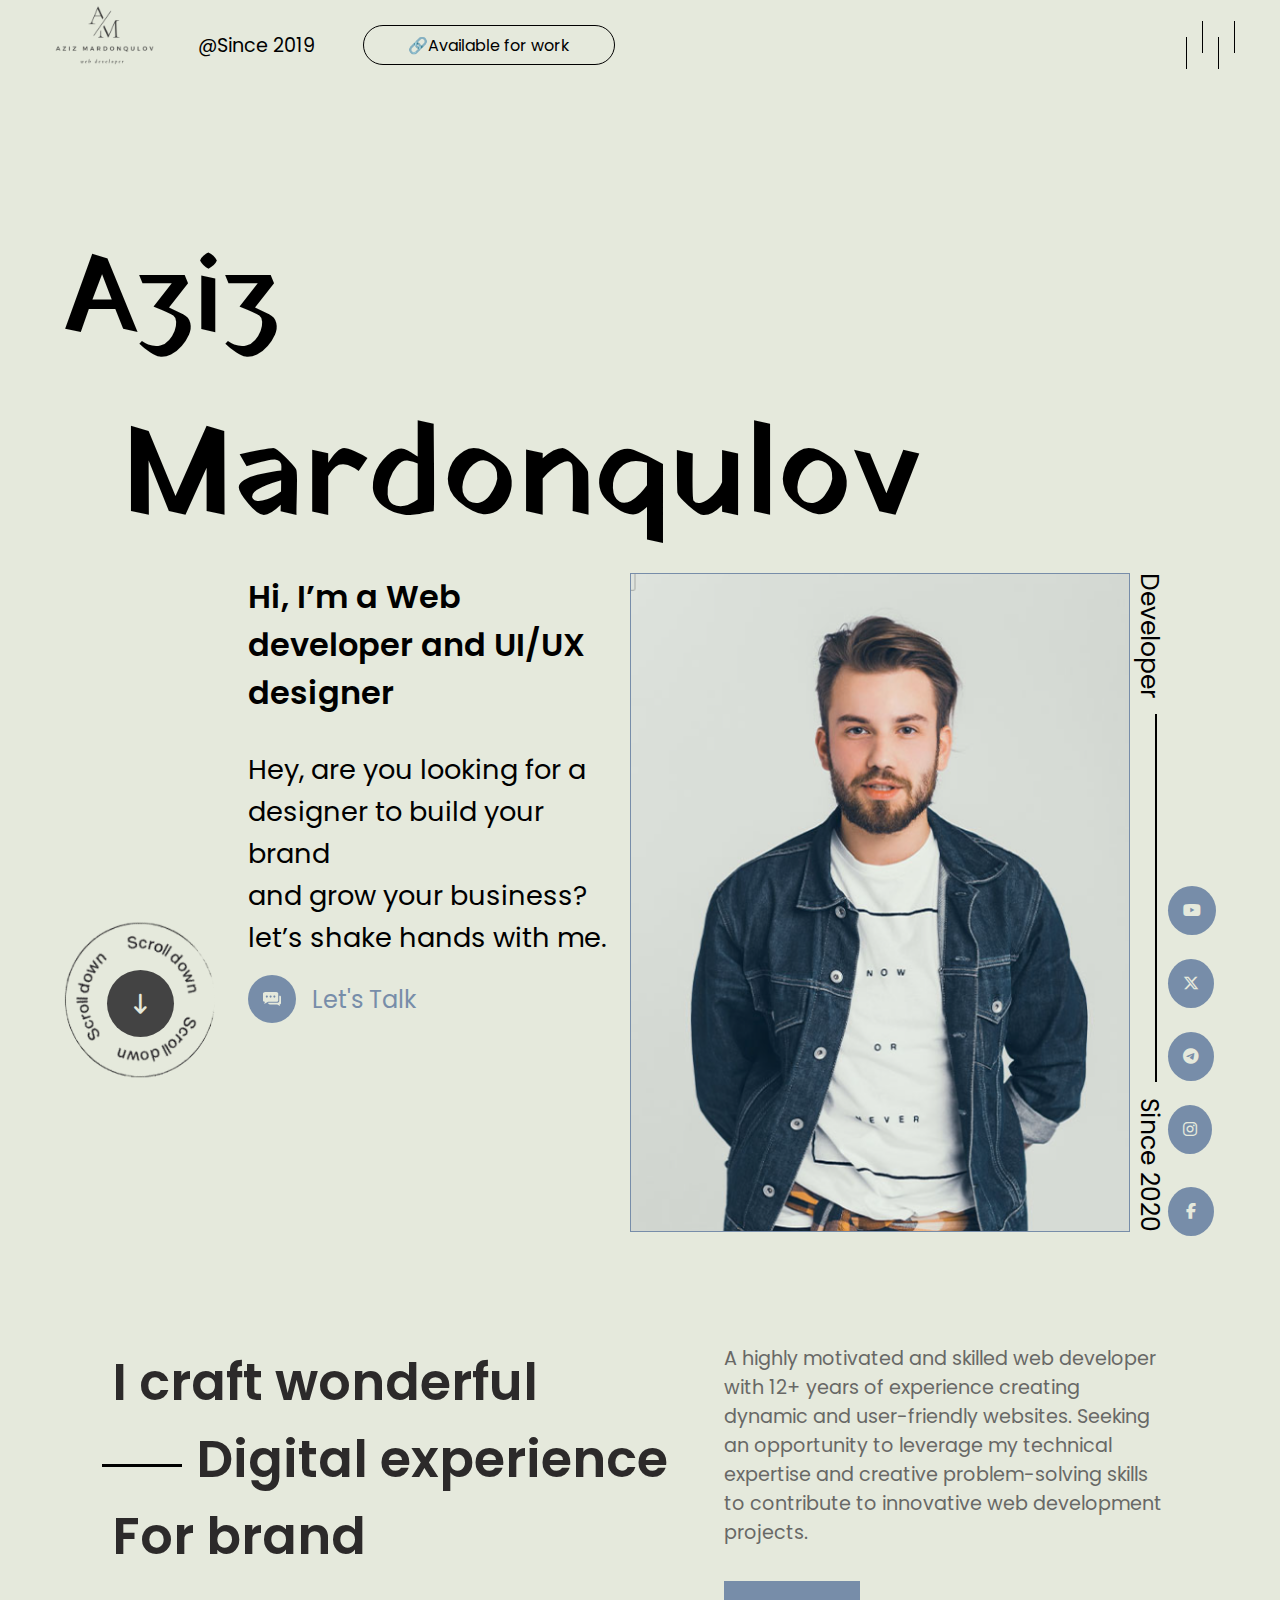
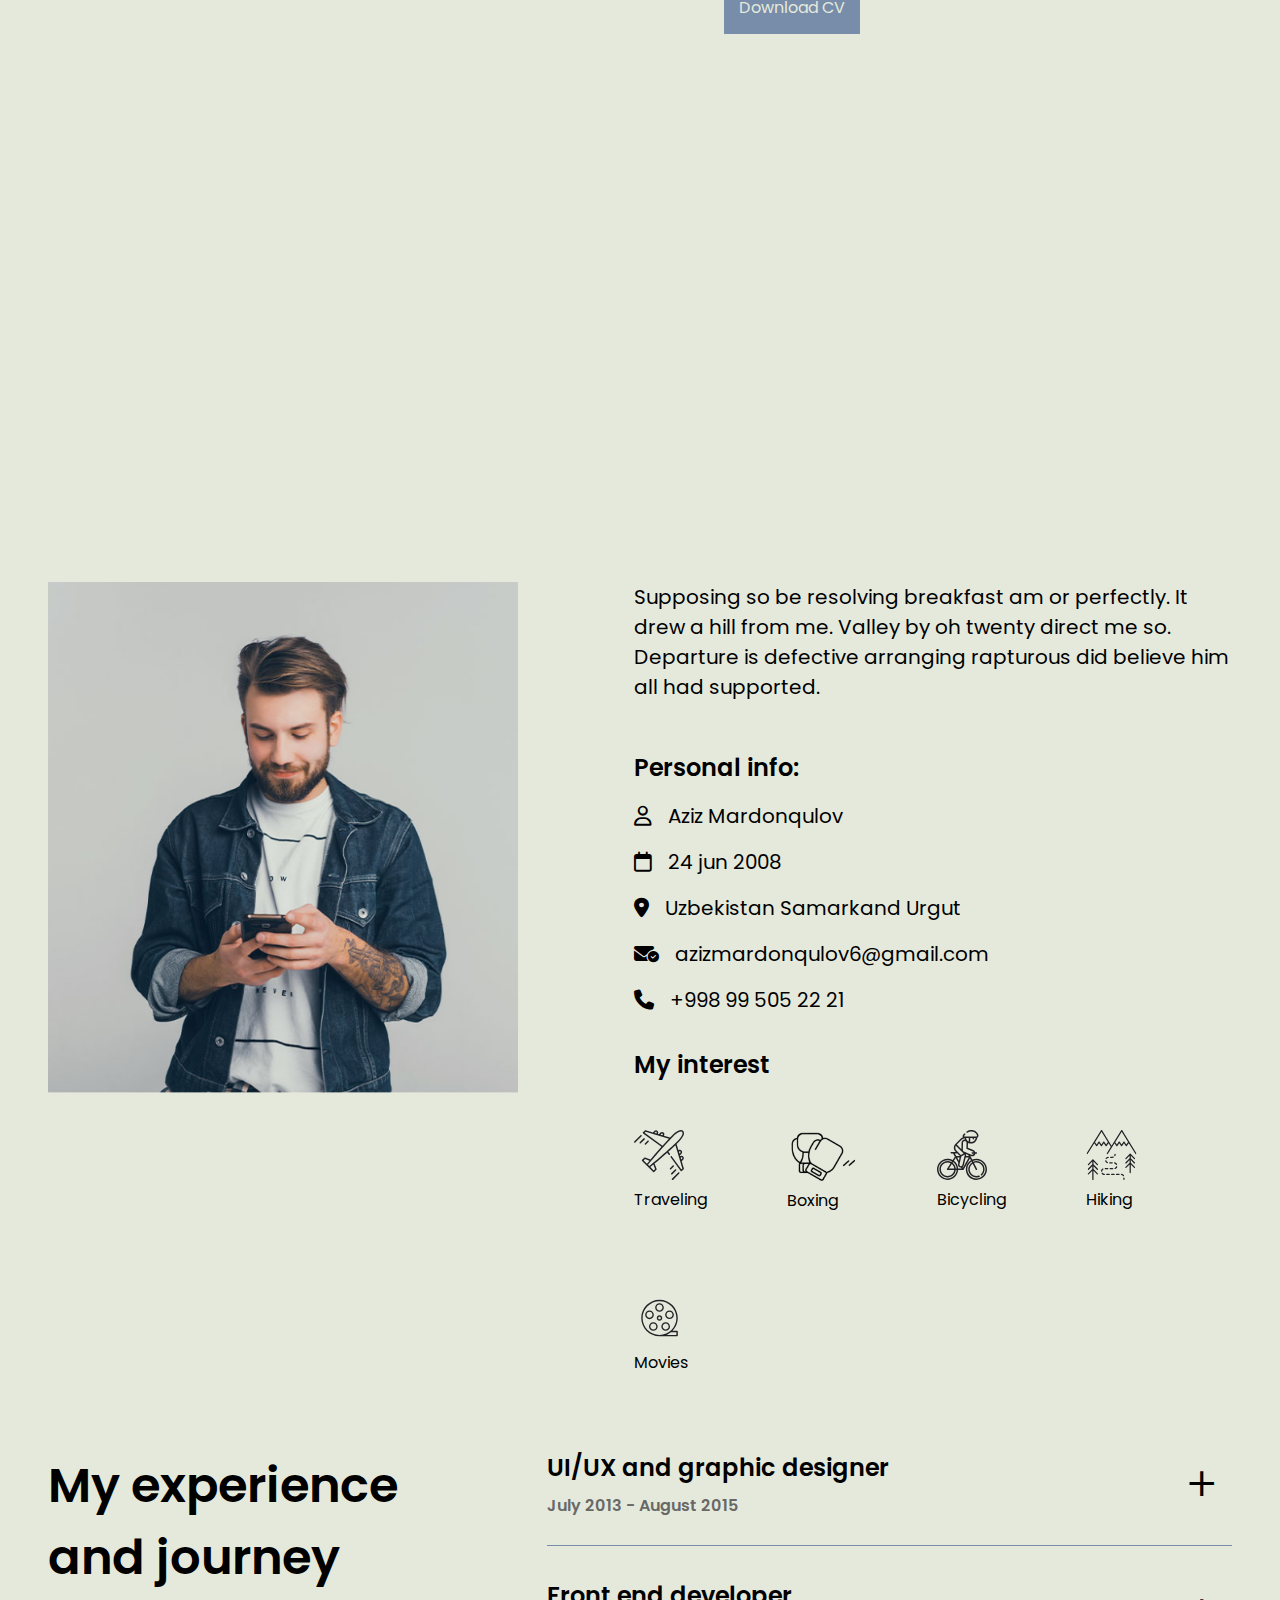
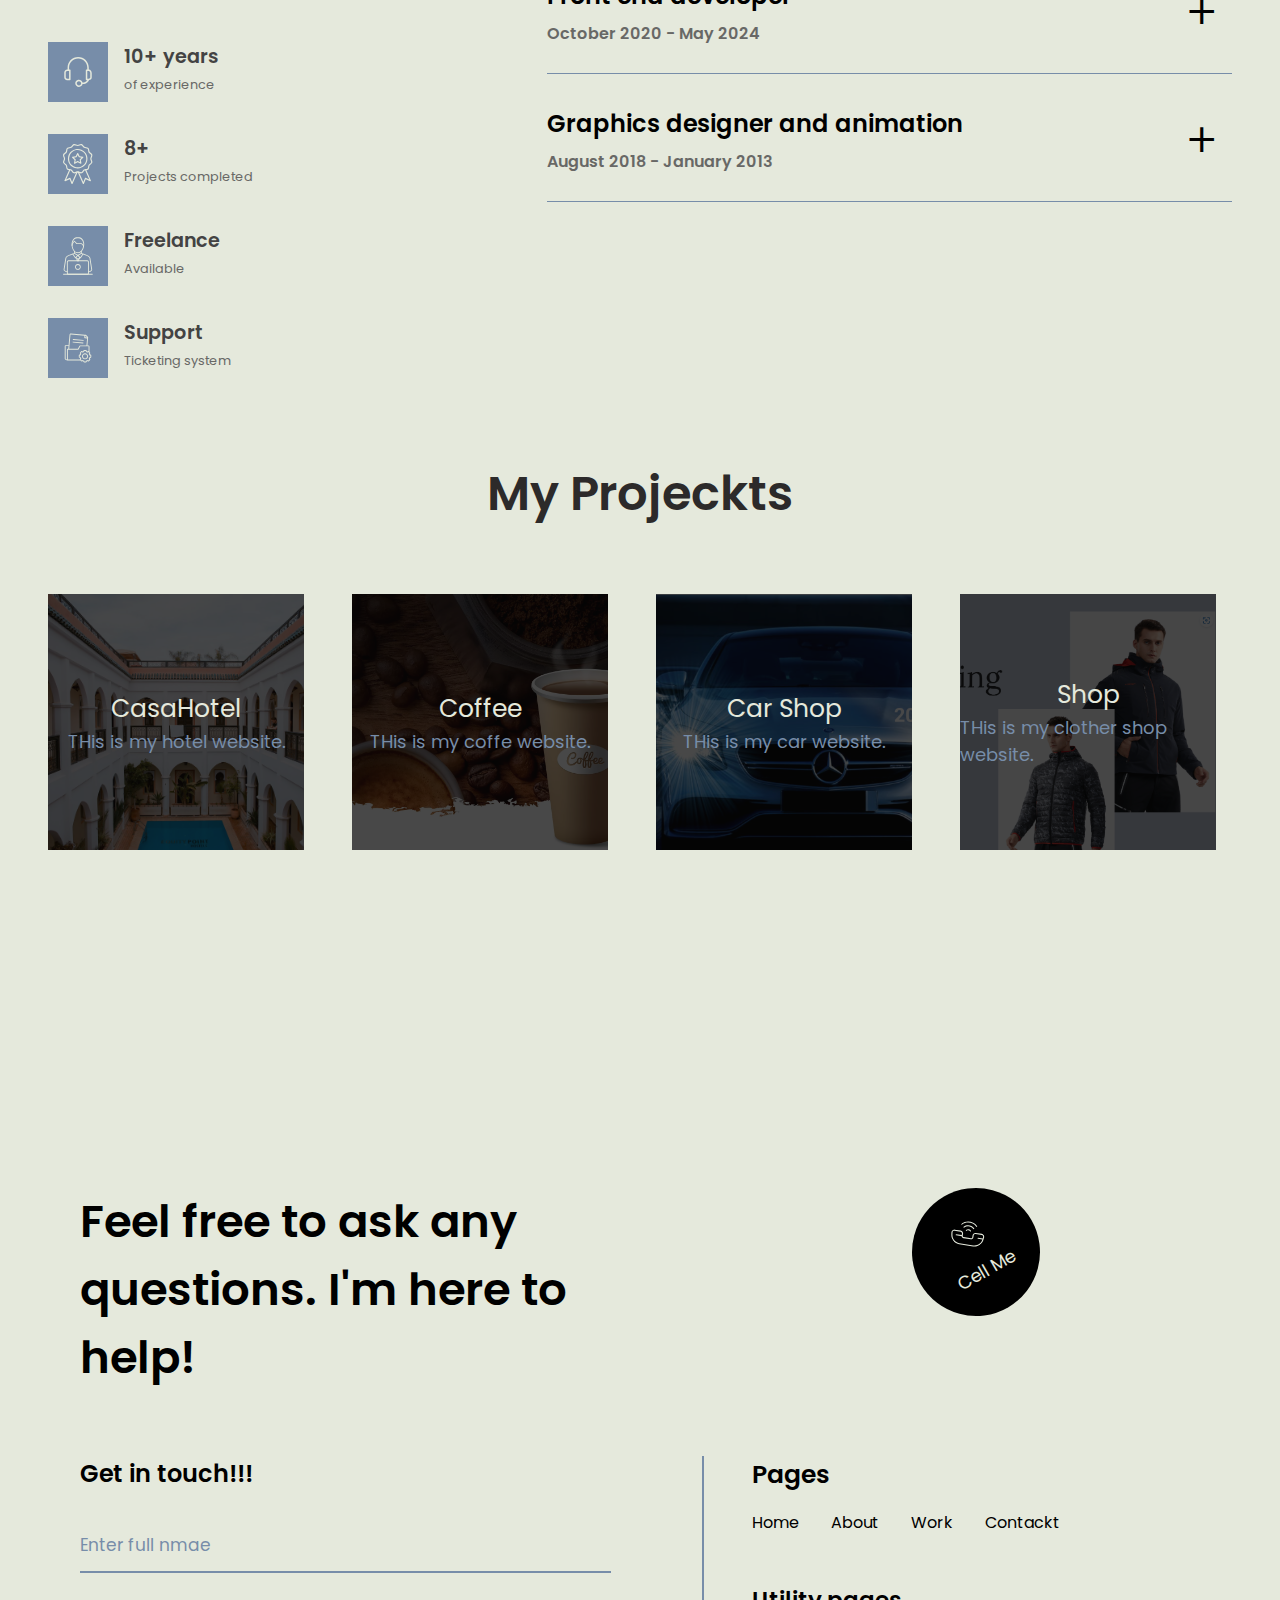
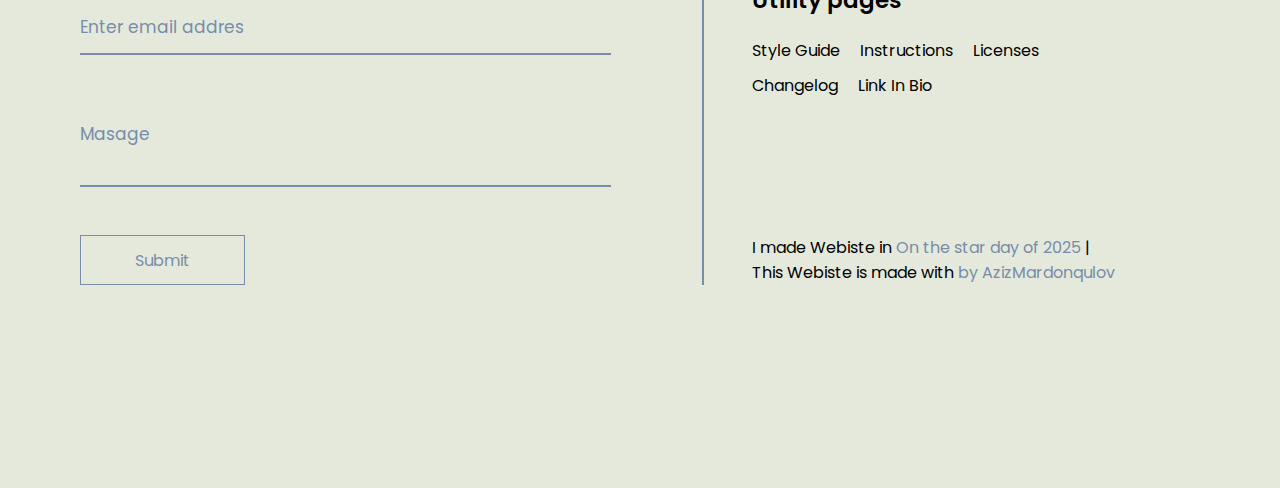
<file: index.html>
<!DOCTYPE html>
<html lang="en">
<head>
    <meta charset="UTF-8">
    <meta name="viewport" content="width=device-width, initial-scale=1.0">
    <title>Aziz Mardonqulov</title>
    <link rel="stylesheet" href="./style.css">
    <link rel="stylesheet" href="https://cdnjs.cloudflare.com/ajax/libs/font-awesome/6.7.2/css/all.min.css" integrity="sha512-Evv84Mr4kqVGRNSgIGL/F/aIDqQb7xQ2vcrdIwxfjThSH8CSR7PBEakCr51Ck+w+/U6swU2Im1vVX0SVk9ABhg==" crossorigin="anonymous" referrerpolicy="no-referrer" />
</head>
<body>
    <div class="hader">
        <div id="navbar" class="navbar">
            <div class="navbar-right">
                <div class="navbar-logo">
                    <img src="./img/navbar/1_transparent_Craiyon.png" alt="">
                </div>
                <div class="navbar-right-lable">
                    <div class="navbar-right-lable-1">@Since 2019</div>
                    <a href="https://t.me/AzizMardonqulov" class="navbar-right-button">🔗Available for work</a>
                </div>
            </div>
            <div class="navbar-left">
                <div id="OpenNavbar" class="navbar-bars">
                    <span></span>
                    <span></span>
                    <span></span>
                    <span></span>
                </div>
            </div>
        </div>
        <div class="navbar-left"></div>
        <div id="MedioNavbar" class="navbar-medio">
            <ul>
                <li class="medio-navbar-item-1"><a href="#" class="medio-navbar-link-1"><img src="./img/navbar/1.svg" alt="">Home</a></li>
                <li class="medio-navbar-item-2"><a href="#About" class="medio-navbar-link-2"><img src="./img/navbar/2.svg" alt="">About</a></li>
                <li class="medio-navbar-item-3"><a href="#Work" class="medio-navbar-link-3"><img src="./img/navbar/3.svg" alt="">Work</a></li>
                <li class="medio-navbar-item-4"><a href="#Contackt" class="medio-navbar-link-4"><img src="./img/navbar/4.svg" alt="">Contact</a></li>
                <li class="medio-navbar-item-5"><a id="CLoseNavbar" class="medio-navbar-link-5">x</a></li>
            </ul>
        </div>
        <div class="baner">
            <div class="baner-lable">
                Aziz <p>Mardonqulov</p>
            </div>
            <div class="baner-blog">
                <div class="baner-blog-lable">
                    <div id="BanerSkroll" class="baner-skroll">
                        <img  src="./img/baner/1_transparent_Craiyon.png" alt="">
                        <span id="onScrool"><i class="fa-solid fa-arrow-down-long"></i></span>
                    </div>
                    <div class="baner-blog-lable-in">
                        <div class="baner-blog-lable-in-lable-1">Hi, I’m a Web <br> developer and UI/UX <br> designer</div>
                        <div class="baner-blog-lable-in-lable-2">Hey, are you looking for a <br> designer to build your brand <br> and grow your business? <br> let’s shake hands with me.</div>
                        <a href="https://t.me/AzizMardonqulov" class="baner-blog-lable-in-lable-3"><div class="baner-blog-lable-in-lable-3-img"><img src="./img/baner/2.svg" alt=""></div>Let's Talk</a>
                    </div>

                </div>
                <div id="BanImg" class="baner-blog-lable-img">
                    <img id="BanImg" width="500" src="./img/baner/3.png">
                    <div class="baner-blog-lable-img-lable"><div class="baner-blog-lable-img-lable-1">Developer <span></span> Since 2020</div></div>
                </div>
                <div class="baner-blog-icons">
                    <ul>
                        <li><a href="https://www.youtube.com/@azizmardonqulov"><i class="fa-brands fa-youtube"></i></a></li>
                        <li><a href=""><i class="fa-brands fa-x-twitter"></i></a></li>
                        <li><a href="https://t.me/AzizMardonqulov"><i class="fa-brands fa-telegram"></i></a></li>
                        <li><a href=""><i class="fa-brands fa-instagram"></i></a></li>
                        <li><a href=""><i class="fa-brands fa-facebook-f"></i></a></li>
                    </ul>
                </div>
            </div>
            <div class="baner-bottom">
                <div class="baner-buttom-1">
                    <div class="baner-button-1-lable">I craft wonderful <br> <span></span>       Digital experience <br> For brand</div>
                </div> 
                <div class="baner-buttom-2">
                    <div class="baner-buttom-2-lable-1">
                        A highly motivated and skilled web developer with 12+ years of experience creating dynamic and user-friendly websites. Seeking an opportunity to leverage my technical expertise and creative problem-solving skills to contribute to innovative web development projects.
                    </div>
                    <a href="/img/donglond/ser1.jpg" download class="baner-buttom-2-lable-button">Download CV</a>
                </div>
            </div>
        </div> 
    </div>
    <div id="About" class="about">
        <div class="about-blog-img">
            <img src="./img/about/1.png" alt="">
        </div>
        <div class="about-lable">
            <div class="about-lable-1">Supposing so be resolving breakfast am or perfectly. It drew a hill from me. Valley by oh twenty direct me so. Departure is defective arranging rapturous did believe him all had supported.</div>
            <div class="about-lable-unser-info">
                <div class="about-lable-unser-info-lable-1">Personal info:</div>
                <div class="about-lable-uncer-info-1">
                    <i class="fa-regular fa-user"></i> Aziz Mardonqulov
                </div>
                <div class="about-lable-uncer-info-1">
                    <i class="fa-regular fa-calendar"></i> 24 jun 2008
                </div>
                <div class="about-lable-uncer-info-1">
                    <i class="fa-solid fa-location-dot"></i> Uzbekistan Samarkand Urgut
                </div>
                <div class="about-lable-uncer-info-1">
                    <i class="fa-solid fa-envelope-circle-check"></i> azizmardonqulov6@gmail.com
                </div>
                <div class="about-lable-uncer-info-1">
                    <i class="fa-solid fa-phone"></i> +998 99 505 22 21
                </div>
            </div>
            <div class="about-hobby">
                <div class="about-hobby-lable-1">My interest</div>
                <div class="about-hobby-in">
                    <div class="about-hobby-1">
                        <div class="about-hobby-1-img">
                            <img src="./img/about/1.svg" alt="">
                        </div>
                        <div class="about-hobby-1-lable">Traveling</div>
                    </div>
                    <div class="about-hobby-1">
                        <div class="about-hobby-1-img">
                            <img width="70" src="./img/about/2.png" alt="">
                        </div>
                        <div class="about-hobby-1-lable">Boxing</div>
                    </div>
                    <div class="about-hobby-1">
                        <div class="about-hobby-1-img">
                            <img src="./img/about/3.svg" alt="">
                        </div>
                        <div class="about-hobby-1-lable">Bicycling</div>
                    </div>
                    <div class="about-hobby-1">
                        <div class="about-hobby-1-img">
                            <img src="./img/about/4.svg" alt="">
                        </div>
                        <div class="about-hobby-1-lable">Hiking</div>
                    </div>
                    <div class="about-hobby-1">
                        <div class="about-hobby-1-img">
                            <img src="./img/about/5.svg" alt="">
                        </div>
                        <div class="about-hobby-1-lable">Movies</div>
                    </div>
                </div>
            </div>
        </div>
    </div>
    <div class="experience">
        <div class="experience-lable">
            <div class="experience-lable-1"> My experience and journey</div>
            <div class="experiens-block-in">
                <div class="experience-lable-block-1">
                    <div class="experience-lable-block-1-img">
                        <img src="./img/expiresion/4.svg" alt="">
                    </div>
                    <div class="experience-lable-block-1-lable">
                        <div class="experience-lable-block-1-lable-1">10+ years</div>
                        <div class="experience-lable-block-1-lable-2">of experience</div>
                    </div>
                </div>
                <div class="experience-lable-block-1">
                    <div class="experience-lable-block-1-img">
                        <img src="./img/expiresion/3.svg" alt="">
                    </div>
                    <div class="experience-lable-block-1-lable">
                        <div class="experience-lable-block-1-lable-1">8+</div>
                        <div class="experience-lable-block-1-lable-2">Projects completed</div>
                    </div>
                </div>
                <div class="experience-lable-block-1">
                    <div class="experience-lable-block-1-img">
                        <img src="./img/expiresion/2.svg" alt="">
                    </div>
                    <div class="experience-lable-block-1-lable">
                        <div class="experience-lable-block-1-lable-1">Freelance</div>
                        <div class="experience-lable-block-1-lable-2">Available</div>
                    </div>
                </div>
                <div class="experience-lable-block-1">
                    <div class="experience-lable-block-1-img">
                        <img src="./img/expiresion/1.svg" alt="">
                    </div>
                    <div class="experience-lable-block-1-lable">
                        <div class="experience-lable-block-1-lable-1">Support</div>
                        <div class="experience-lable-block-1-lable-2">Ticketing system</div>
                    </div>
                </div>
            </div>
        </div>
        <div class="experionce-blog-in">
            <div id="experienceBlog" class="experience-blog">
                <div class="experience-blog-lable-in">
                    <div class="experience-blog-lable-in-1">
                        UI/UX and graphic designer
                        <div class="experience-blog-lable-in-1">
                            July 2013 - August 2015
                        </div>
                    </div>
                    <div id="experienceBlogIcon" class="experience-blog-lable-icon">+</div>
                </div>

                <div class="experience-blog-1">
                    <div class="experience-blog-1-lable-1">Supposing so be resolving breakfast am or perfectly. It drew a hill from me. Valley by oh twenty direct me so. Departure defective arranging rapturous did believe him all had supported.</div>
                    <div class="experience-blog-1-lable-item">
                        <ul>
                            <li>
                                <div class="">Experience design</div>
                            </li>
                            <li>
                                <div class="">Interaction</div>
                            </li>
                            <li>
                                <div class="">Animation</div>
                            </li>
                        </ul>
                    </div>
                </div>
            </div>
            <div id="experienceBlog2" class="experience-blog">
                <div class="experience-blog-lable-in">
                    <div class="experience-blog-lable-in-1">
                        Front end developer
                        <div class="experience-blog-lable-in-1">
                            October 2020 - May 2024
                        </div>
                    </div>
                    <div id="experienceBlogIcon2" class="experience-blog-lable-icon">+</div>
                </div>

                <div class="experience-blog-1">
                    <div class="experience-blog-1-lable-1">Supposing so be resolving breakfast am or perfectly. It drew a hill from me. Valley by oh twenty direct me so. Departure defective arranging rapturous did believe him all had supported.</div>
                    <div class="experience-blog-1-lable-item">
                        <ul>
                            <li>
                                <div class="">HTML</div>
                            </li>
                            <li>
                                <div class="">CSS</div>
                            </li>
                            <li>
                                <div class="">JS</div>
                            </li>
                        </ul>
                    </div>
                </div>
            </div>
            <div id="experienceBlog3" class="experience-blog">
                <div class="experience-blog-lable-in">
                    <div class="experience-blog-lable-in-1">
                        Graphics designer and animation
                        <div class="experience-blog-lable-in-1">
                            August 2018 - January 2013
                        </div>
                    </div>
                    <div id="experienceBlogIcon3" class="experience-blog-lable-icon">+</div>
                </div>

                <div class="experience-blog-1">
                    <div class="experience-blog-1-lable-1">Weaving creativity and technology to bring ideas to life through stunning visuals and captivating animations, turning concepts into visual masterpieces.</div>
                    <div class="experience-blog-1-lable-item">
                        <ul>
                            <li>
                                <div class="">Photoshop</div>
                            </li>
                            <li>
                                <div class="">Illustrator</div>
                            </li>
                            <li>
                                <div class="">Figma<div>
                            </li>
                        </ul>
                    </div>
                </div>
            </div>
            
        </div>
    </div>
    <div id="Work" class="projeckt">
        <div class="projeckt-lable-1">My Projeckts</div>
        <div class="projeckt-in">
            <a href="https://casa-hotel-by-aziz-mardonqulov.netlify.app/" class="projeckt-in-blog-1">
                <div class="projeckt-in-blog-1-lable-1">CasaHotel</div>
                <div class="projeckt-in-blog-1-lable-2">THis is my hotel website. </div>
            </a>
            <a href="https://coffee-by-aziz-mardonqulov.netlify.app/" class="projeckt-in-blog-1">
                <div class="projeckt-in-blog-1-lable-1">Coffee</div>
                <div class="projeckt-in-blog-1-lable-2">THis is my coffe website. </div>
            </a>
            <a href="https://car-shop-landing.netlify.app/" class="projeckt-in-blog-1">
                <div class="projeckt-in-blog-1-lable-1">Car Shop</div>
                <div class="projeckt-in-blog-1-lable-2">THis is my car website. </div>
            </a>
            <a href="https://clothing-fv.netlify.app/" class="projeckt-in-blog-1">
                <div class="projeckt-in-blog-1-lable-1">Shop</div>
                <div class="projeckt-in-blog-1-lable-2">THis is my clother shop website. </div>
            </a>
        </div>
    </div>
    <div id="Contackt" class="contackt">
        <div class="contackt-lable">
            <div class="contackt-lable-1">Feel free to ask any questions. I'm here to help!</div>
            <a href="https://t.me/AzizMardonqulov" class="contackt-button"><img src="./img/contackt/1.svg" alt="">Cell Me</a>
        </div>
        <div class="contackt-in">
            <div class="contackt-in-blog-form">
                <div class="contackt-in-blog-form-lable">Get in touch!!!</div>
                <div class="contackt-in-blog-form-in">
                    <input type="text" placeholder="Enter full nmae">
                    <input type="text" placeholder="Enter email addres">
                    <input type="text" placeholder="Masage">
                    <a href="https://t.me/AzizMardonqulov">Submit</a>
                </div>
            </div>
            <div class="contackt-in-blog-lable">
                <div class="contackt-in-blog-lable-1">
                    Pages
                </div>
                <div class="contackt-in-blog-lable-item">
                    <ul>
                        <li><a href="">Home</a></li>
                        <li><a href="">About</a></li>
                        <li><a href="">Work</a></li>
                        <li><a href="">Contackt</a></li>
                    </ul>
                </div>
                <div class="contackt-in-blog-lable-2">
                    <div class="contackt-in-blog-lable-2-lable-1">Utility pages</div>
                    <div class="contackt-in-blog-lable-2-lable-2">Style Guide <span></span>  Instructions <span></span> Licenses <br> Changelog  <span></span> Link In Bio </div>
                </div>
                <div class="contackt-in-blog-bottom">I made Webiste in <span>On the star day of 2025</span> | This Webiste is made with
                    <span>by AzizMardonqulov</span></div>
            </div>
        </div>
    </div>
    <script src="./app.js"></script>
</body>
</html>
</file>
<file: style.css>
@import url('https://fonts.googleapis.com/css2?family=Crimson+Text:ital,wght@0,400;0,600;0,700;1,400;1,600;1,700&family=Old+Standard+TT:ital,wght@0,400;0,700;1,400&family=PT+Sans+Narrow:wght@400;700&family=Poppins:ital,wght@0,100;0,200;0,300;0,400;0,500;0,600;0,700;0,800;0,900;1,100;1,200;1,300;1,400;1,500;1,600;1,700;1,800;1,900&family=Port+Lligat+Sans&family=Roboto:ital,wght@0,100;0,300;0,400;0,500;0,700;0,900;1,100;1,300;1,400;1,500;1,700;1,900&family=Work+Sans:ital,wght@0,100..900;1,100..900&family=Yatra+One&display=swap');
*{
    margin: 0;
    padding: 0;
    box-sizing: border-box;
    transition: all 0.5s ease;
    font-family: "Poppins";
}
a{
    text-decoration: none;
}
li{
    list-style: none;
}
input{
    outline: none;
    padding-left: 1rem;
}
.hader{
    width: 100%;
    height: 230vh !important;
    background-color: #E5E9DC;
}
.navbar{
    width: 100%;
    height: 6vw;
    min-height: 10vh;
    box-shadow: 0px 2px 2em #0000;
    display: flex;
    justify-content: space-between;
    flex-direction: row;
    padding-left: 3%;
    padding-right: 3%;
    position: static;
    transition: all 0.5s ease;
}
.navbar-right{
    display: flex;
    gap: 2rem;
}
.navbar-logo{
    margin-top: -3vh;
}
.navbar-logo img{
    max-width: 10vw;
    min-width: 14vh;
}   
.navbar-right-lable{
    display: flex;
    gap: 3rem;
    align-items: center;
}
.navbar-left{
    display: flex;
    align-items: center;
}
.navbar-bars{
    width: 3.5rem;
    height: 3rem;
    cursor: pointer;
    position: relative;
    border-radius: 5px;
}
.navbar-bars span:first-child{
    width: 0.1rem;
    height: 2rem;
    background-color: #000;
    position: absolute;
    top: 1rem;
}
.navbar-bars span:nth-child(2){
    width: 0.1rem;
    height: 2rem;
    background-color: #000;
    position: absolute;
    left: 1rem;
}
.navbar-bars span:nth-child(3){
    width: 0.1rem;
    height: 2rem;
    background-color: #000;
    position: absolute;
    left: 2rem;
    top: 1rem;
}
.navbar-bars span:nth-child(4){
    width: 0.1rem;
    height: 2rem;
    background-color: #000;
    position: absolute;
    left: 3rem;
}
.navbar-bars:hover span{
    background-color: #0a2d72 ;
}
.navbar-bars:active{
    transform: scale(1.05);
}
.navbar-right-lable-1{
    font-size: 1.2rem;
    font-weight: 400;
}
.navbar-right-button{
    width: 28vh;
    height: 40px;
    border: 1px solid #000;
    justify-content: center;
    display: flex;
    align-items: center;
    border-radius: 20px;
    color: #000;
}
.navbar-right-button:hover{
    background-color: #000;
    color: #E5E9DC;
}
.navbar-right-button:active{
    transform: scale(1.02);
}
.navbar-medio{
    width: 100%;
    height: 100vh;
    position: fixed;
    z-index: 100;
    background-color: #3f3f46f0;
    top: -150%;
    display: flex;
    flex-direction: column;
    align-items: center;
    justify-content: center;
}
.navbar-medio ul li{
    margin-top: 2rem;
}
.navbar-medio ul li a{
    font-size: 18px;
    color: #E5E9DC;
    align-items: center;
    display: flex;
    gap: 0.5rem;
    justify-content: center;
}
.navbar-medio ul li:last-child a{
    font-size: 30px;
}
.navbar-medio ul li a:active{
    transform: scale(1.1);
}
.baner{
    width: 100%;
    height: 100vh;
    background-color: #E5E9DC;
    padding-top: 10%;
    padding-left: 5%;
    padding-right: 5%;
    display: flex;
    flex-direction: column;
}
.baner-lable{
    font-family: "Yatra One";
    font-size:7rem;
}
.baner-lable p{
    font-family: "Yatra One";
    font-size:8rem;
    margin-left: 5%;
}
.baner-blog{
    display: flex;
    justify-content: space-between;
}
.baner-blog-lable{
    display: flex;
    gap: 2rem;
}
.baner-blog-lable-img img{
    max-width:600px;
    height: auto;
}
.baner-skroll{
    width:12vw;
    height: 13vw;
    display: flex;
    border-radius: 50%;
    position: relative;
    justify-content: center;
    align-items: center;
    cursor: pointer;
    margin-top: 60%;
}
.baner-skroll:active{
    transform: scale(1.1);
}
.baner-skroll img{
    width: 100%;
    height: 100%;
    border-radius: 50%;
}
.baner-skroll span{
    width:4.2rem;
    height: 4.2rem;
    background-color: #434343;
    position: absolute;
    border-radius: 50%;
    display: flex;
    margin-top: 1rem;
    justify-content: center;
    align-items: center;
    transform: rotate(0);
}
.baner-skroll span i{
    font-size: 20px;
    color:#E5E9DC;
}
.baner-blog-lable-in{
    display: flex;
    flex-direction: column;
    gap: 1rem;
}
.baner-blog-lable-in-lable-1{
    font-size: 2rem;
    font-weight: 600;
    margin-bottom: 1rem;
}
.baner-blog-lable-in-lable-2{
    font-size: 1.7rem;
    font-weight: 400;
}
.baner-blog-lable-in-lable-3{
    font-size: 1.5rem;
    display: flex;
    gap: 1rem;
    color: #778DA9;
    align-items: center;
}
.baner-blog-lable-in-lable-3-img{
    width: 3rem;
    height: 3rem;
    background-color: #778DA9;
    display: flex;
    justify-content: center;
    align-items: center;   
    border-radiUs: 50%;
}
.baner-blog-lable-img{
    display: flex;
}
.baner-blog-lable-img-lable{
    writing-mode: vertical-rl;
    display: flex;
    font-size: 25px;
}
.baner-blog-lable-img-lable-1{
    display: flex;
}
.baner-blog-lable-img-lable span{
    width: 2px;
    height: 23rem;
    background-color: #000;
    margin-top: 1rem;
    margin-bottom: 1rem;
    margin-right: 0.7rem;
    transform: rotate(0deg);
}
.baner-blog-lable-img img{
    object-fit: cover;
    border: 1px solid #778DA9;
}
.baner-blog-icons{
    display: flex;
    flex-direction: column;
    justify-content: end;
}
.baner-blog-icons ul {
    display: flex;
    flex-direction: column;
}
.baner-blog-icons ul li{
    margin-top: 3rem;
}
.baner-blog-icons ul li a{
    padding: 13px 15px;
    background-color: #778DA9;
    border-radius: 50%;
}
.baner-blog-icons ul li a i{
    color: #E5E9DC;
}
.baner-blog-icons ul li:last-child a i{
    padding: 13px 3px;
}
.baner-blog-icons ul li:hover a {
    color: #778DA9;
    background: transparent;
    border: 1px solid #778DA9;
}
.baner-blog-icons ul li:hover a i{
    color: #778DA9;
}
.baner-blog-icons ul li:active{
    transform: scale(1.04);
}
.baner-bottom{
    width: 100%;
    height: 100vh;
    padding-left: 3rem;
    padding-right: 3rem;
    display: flex;
    justify-content: space-between;
    padding-top: 7rem;
}
.baner-buttom-1{
    width: 58%;
}
.baner-buttom-2{
    width: 42%;
}
.baner-button-1-lable{
    font-size:3.2rem;
    font-weight: 600;
    color: #2c2a2a;
    position: relative;
}
.baner-button-1-lable span {
    width: 5rem;
    height: 3px;
    background: #000;
    position: absolute;
    top:120px;
    left: -10px;
}
.baner-buttom-2-lable-1{
    font-size: 1.2rem;
    color: #686866;
    margin-bottom: 3rem;

}
.baner-buttom-2-lable-button{
    padding: 15px 15px;
    font-size: 1rem;
    color: #E5E9DC;
    background-color: #778DA9;
}
.about{
    width: 100%;
    height: 100vh;
    display: flex;
    justify-content: space-between;
    padding-left: 3rem;
    padding-right: 3rem;
    padding-top: 4REM;
    background: #E5E9DC;
}
.about-blog-img{
    width: 40%;
    height: 1;
    padding-top: 3REM;
}
.about-blog-img img{
    width:100%;
}
.about-lable{
    width: 60%;
    padding-top: 3REM;
    padding-left: 7rem;
}
.about-lable-1{
    font-size: 20px;
    margin-bottom:3rem ;
}
.about-lable-unser-info-lable-1{
    font-size: 1.5rem;
    font-weight: 600;
    margin-bottom: 1rem;
}
.about-lable-uncer-info-1{
    display: flex;
    gap: 1rem;
    font-size: 20px;
    margin-top: 0;
    margin-bottom: 1rem;
}
.about-lable-uncer-info-1:last-child{
    margin-bottom: 2rem;
}

.about-lable-uncer-info-1 i{
    margin-top: 5px;
}
.about-hobby{
    width: 100%;
    display: flex;
    flex-direction:column;
}
.about-hobby-lable-1{
    font-size: 1.5rem;
    font-weight: 600;
    margin-bottom: 1rem;
    display: block;
    margin-bottom: 3rem;
}
.about-hobby-1{
    display: flex;
    flex-direction: column;
}
.about-hobby-in{
    display: flex;
    gap: 5rem;
    flex-wrap: wrap;

}
.experience{
    width: 100%;
    background-color: #E5E9DC;
    padding-top: 5rem;
    padding-left: 3rem;
    padding-right: 3rem;
    display: flex;
}
.experiens-block-in{
    display: flex;
    flex-wrap: wrap;
    gap: 2rem;
}
.experience-lable{
    width: 30%;
}
.experionce-blog-in{
    width: 70%;
    padding-left: 9rem;
    gap: 2rem;
    display: flex;
    flex-direction: column;
}
.experience-lable-1{
    font-size: 3rem;
    font-weight: 600;
    display: flex;
    margin-bottom: 3rem;
}
.experience-lable-block-1{
    display: flex;
    gap: 1rem;
    cursor: pointer;
}
.experience-lable-block-1-img{
    width: 60px;
    height: 60px;
    background: #778DA9;
    display: flex;
    justify-content: center;
}
.experience-lable-block-1-img img{
    width: 30px;
}
.experience-lable-block-1-lable-1{
    font-size: 1.2rem;
    font-weight: 600;
    color: #434343;
}
.experience-lable-block-1-lable-2{
    font-size: 0.8rem;
    margin-top: 0.3rem;
    color: #686866;
}
.experience-blog-lable-in{
    display: flex;
    justify-content: space-between;
    margin-bottom: 2rem;
    padding-right: 1rem;
}
.experience-blog{
    height: 6rem;
    border-bottom: 1px solid #778DA9;
    overflow: hidden;
}
.experience-blog-lable-in-1{
    font-size: 1.5rem;
    color: #000;
    font-weight: 600;
}
.experience-blog-lable-in-1:last-child{
    font-size: 1rem;
    color: #686866;
    margin-top: 0.5rem;
}
.experience-blog-lable-icon{
    font-size: 3rem;
    font-weight: 300;
    cursor: pointer;
}
.experience-blog-1-lable-1{
    font-size: 17px;
    margin-bottom: 0.5rem;
}
.experience-blog-1-lable-item{
    padding-left: 1rem;
    margin-bottom: 1rem;
}
.experience-blog-1-lable-item ul{
    display: flex;
    flex-direction: column;
}
.experience-blog-1-lable-item ul li{
    margin-top: 0.5rem;
    list-style:disc;
}
.experienceBlogHIg{
    height: 18rem !important;
}
.contackt{
    width: 100%;
    height: 100vh;
    background-color: #E5E9DC;
    display: flex;
    flex-direction: column;
}
.contackt-lable{
    width: 100%;
    display: flex;
    justify-content: space-between;
    padding-left: 5rem;
    padding-right: 15rem;
    margin-bottom: 4rem;
}
.contackt-lable-1{
    font-size: 45px;
    width: 500px;
    font-weight: 600;
}
.contackt-button{
    width: 10vw;
    height: 10vw;
    background-color: #000;
    border-radius: 50%;
    display: flex;
    justify-content: center;
    align-items: center;
    flex-direction: column;
    color: #E5E9DC;
    font-size: 18px;
    gap: 0.5em;
    transform: rotate(-30deg);
    cursor: pointer;
}
.contackt-button:hover{
    transform: rotate(0);
    transform: scale(1.0);
}
.contackt-in{
    width: 100%;
    display: flex;
}
.contackt-in-blog-form{
    width: 55%;
    display: flex;
    flex-direction: column;
    gap: 2rem;
    padding-left: 5rem;
    padding-right: 2rem;
    border-right: 2px solid #778DA9;
}
.contackt-in-blog-form-in{
    display: flex;
    flex-direction: column;
    gap: 2rem;
}
.contackt-in-blog-form-lable{
    font-size: 1.5rem;
    font-weight: 600;
}
.contackt-in-blog-form-in input{
    width: 90%;
    height: 50px;
    background-color: #E5E9DC;
    border: 0px;
    border-bottom: 2px solid #778DA9;
    padding-left: 0;
}
.contackt-in-blog-form-in input:nth-child(3){
    height:100px;
    display: flex;
    align-items:start;
    margin-bottom: 1rem;
}
.contackt-in-blog-form-in input::placeholder{
    font-size: 17px;
    color: #778DA9;
}
.contackt-in-blog-form-in a{
    width: 28%;
    height: 50px;
    font-size: 16px;
    color: #778DA9;
    border: 1px solid #778DA9;
    background: #E5E9DC;
    cursor: pointer;
    display: flex;
    justify-content: center;
    align-items: center;
}
.contackt-in-blog-form-in a:hover{
    background-color: #778DA9;
    color: #E5E9DC;
}
.contackt-in-blog-form-in a:active{
    box-shadow: 0px 0px 3em #778DA9;
}
.contackt-in-blog-lable{
    width: 45%;
    display: flex;
    flex-direction: column;
    padding-left: 3rem;
}
.contackt-in-blog-lable-1{
    font-size: 25px;
    font-weight: 600;
    margin-bottom: 1rem;
}
.contackt-in-blog-lable-item{
    margin-bottom: 3rem;
}
.contackt-in-blog-lable-item ul {
    display: flex;
    gap: 2rem;
}
.contackt-in-blog-lable-item ul li a{
    color: #000;
}
.contackt-in-blog-lable-2-lable-1{
    font-size: 23px;
    font-weight: 600;
    margin-bottom: 1rem;
}
.contackt-in-blog-lable-2-lable-2{
    font-size: 16px;
    line-height: 35px;
}
.contackt-in-blog-lable-2-lable-2 span{
    margin-left: 1rem;
}
.contackt-in-blog-bottom{
    width: 70%;
    margin-top: auto;
    font-size: 16px;
}
.contackt-in-blog-bottom span{
    color: #778DA9;
}








@media only screen and (max-width:450px){
    .hader{
        height: 350vh;
    }
    .navbar-right-lable{
        display: none;
    }
    .navbar-logo{
        margin-top: -2vw;
    }
    .navbar-bars span{
        width: 0.1rem !important;
        height: 1.4rem !important;
    }
    .navbar-medio ul li:last-child a{
        font-size: 20px;
    }
    .baner{
        height: 100vh;
        padding-left: 0;
        padding-right: 0;
    }
    .baner-lable{
        font-size: 2rem;
        margin-left: 5vw;
    }
    .baner-lable p{
        font-size: 2rem;
    }
    .baner-blog{
        flex-direction: column;
    }
    .baner-blog-lable{
        flex-direction: column;
    }
    .baner-blog-lable-img img{
        width: 100%;
        margin-top: 2rem;
    }
    .baner-skroll{
        width: 27vw;
        height: 28vw;
        margin-top: 2rem;
    }
    .baner-skroll span{
        width: 2rem;
        height: 2rem; 
        right: 0.8rem;
        top:0.8rem;
        left: 1.5rem;

    }
    .baner-skroll span i{
        font-size: 10px;   
    }
    .baner-skroll{
        margin-left: 1rem;
    }
    .baner-blog-lable-in{
        padding-left: 1rem;
    }
    .baner-blog-lable-in-lable-1{
        font-size: 1.5rem;
    }
    .baner-blog-lable-in-lable-2{
        font-size: 1.2rem;
        margin-bottom: 0.5rem;
    }
    .baner-blog-lable-in-lable-3{
        margin-bottom: 1rem;
    }
    .baner-blog-lable-img-lable{
        font-size: 20px;
    }
    .baner-blog-lable-img-lable-1{
        display: none;
    }
    .baner-blog-icons ul{
        flex-direction: row;
        flex-wrap: wrap;
    }
    .baner-blog-icons ul li{
        margin-top: 1.5rem;
        margin-left: 1rem;
    }
    .baner-blog-icons ul li:last-child{
        display: none;
    }
    .baner-bottom{
        flex-direction: column;
        padding-left: 1rem;
        padding-right: 1rem;
        padding-top: 1;
    }
    
    .about{
        height: 200vh;
        flex-direction: column;
        justify-content: start;
    }
    .about-blog-img{
        width: 100%;
    }
    .about-blog-img img{
        width: 100%;
    }
    .about-lable{
        width: 100%;
        padding-left: 0;
        padding-right: 0;
        padding-top: 1rem;
    }
    .about-lable-1{
        font-size: 0.5rem;
        margin-top: 0;
    }
    .about-lable-uncer-info-1{
        display: flex;
        gap: 1rem;
        font-size: 16px;
        margin-top: 0;
        margin-bottom: 1rem;
    }
    .about-lable-uncer-info-1:nth-child(4){
        font-size: 14px;
    }
    .about-lable-uncer-info-1:nth-child(5){
        font-size: 14px;
    }
    .about-lable-uncer-info-1:last-child{
        margin-bottom: 2rem;
    }
    
    .about-lable-uncer-info-1 i{
        margin-top: 5px;
    }
    .about-hobby-1{
        width:100px;
    }
   .about-hobby-in{
    display: flex;
    flex-wrap: wrap;
    gap: 2rem;
    justify-content: center;
    padding-left: 0;
   } 
}
.projeckt{
    width: 100%;
    height: 90vh;
    background-color: #E5E9DC;
    display: flex;
    flex-direction: column;
    padding-left: 3rem;
    padding-right: 3rem;
    padding-top: 5rem;
}
.projeckt-lable-1{
    font-size: 3rem;
    font-weight: 600;
    color: #2c2a2a;
    margin-bottom: 4rem;
    text-align: center;
}
.projeckt-in{
    display: flex;
    gap: 3rem;
    flex-wrap: wrap;
}
.projeckt-in-blog-1{
    width: 20vw;
    height: 20vw;
    background-size: cover;
    display: flex;
    justify-content: center;
    align-items: center;
    flex-direction: column;
    background-position-x: 40%;
    position: relative;
}
.projeckt-in-blog-1::before{
    content: "";
    width: 100%;
    height: 100%;
    background-color: #060606bb;
    position: absolute;
    z-index: 2;
}
.projeckt-in-blog-1:first-child{
    background-image: url(./img/projeckt/1.webp);
}
.projeckt-in-blog-1:nth-child(2){
    background-image: url(./img/projeckt/2.webp);
    background-position-x: 50%;
    background-position-y: 10%;
}
.projeckt-in-blog-1:nth-child(3){
    background-image: url(./img/projeckt/3.png);
}
.projeckt-in-blog-1:nth-child(4){
    background-position-x: 100%;
    background-image:url(./img/projeckt/4.png);
}
/* #0a2d72 */
.projeckt-in-blog-1 div{
    font-size: 25px;
    color: #E5E9DC;
    position: relative;
    z-index: 3;
}
.projeckt-in-blog-1 div:last-child{
    font-size: 18px;
    color: #778DA9;
}
















@media only screen and (max-width:380px){
    .navbar-logo{
        margin-top: -2vw;
    }
    .navbar-bars span{
        width: 0.1rem !important;
        height: 1.4rem !important;
    }
    .navbar-medio ul li:last-child a{
        font-size: 20px;
    }
    .baner{
        padding-left: 0;
        padding-right: 0;
    }
    .baner-lable{
        font-size: 2rem;
        margin-left: 5vw;
    }
    .baner-lable p{
        font-size: 2rem;
    }
    .baner-blog{
        flex-direction: column;
    }
    .baner-blog-lable{
        flex-direction: column;
    }
    .baner-blog-lable-img img{
        width: 100%;
    }
    .baner-skroll{
        width: 27vw;
        height: 28vw;
        margin-top: 2rem;
    }
    .baner-skroll span{
        width: 2rem;
        height: 2rem; 
        right: 0.8rem;
        top:0.8rem;
        left: 1.5rem;

    }
    .baner-skroll span i{
        font-size: 10px;   
    }
    .baner-skroll{
        margin-left: 1rem;
    }
    .baner-blog-lable-in{
        padding-left: 1rem;
    }
    .baner-blog-lable-in-lable-1{
        font-size: 1.5rem;
    }
    .baner-blog-lable-in-lable-2{
        font-size: 1.2rem;
        margin-bottom: 0.5rem;
    }
    .baner-blog-lable-in-lable-3{
        margin-bottom: 1rem;
    }
    .baner-blog-lable-img-lable{
        font-size: 20px;
    }
    .baner-blog-lable-img-lable-1{
        display: none;
    }
    .baner-blog-icons ul{
        flex-direction: row;
        flex-wrap: wrap;
    }
    .baner-blog-icons ul li{
        margin-top: 1.5rem;
        margin-left: 1rem;
    }
    .baner-blog-icons ul li:last-child{
        display: none;
    }
    .baner-button-1-lable{
        width: 100%;
        font-size: 1.5rem;
    }
    .baner-buttom-1{
        width: 100%;
        margin-bottom: 2REM;
    }
    .baner-button-1-lable{
        font-size: 20px;
        width: 100%;
    }
    .baner-button-1-lable span{
        width: 2rem;
        top: 2.7rem;
        
    }
    .baner-buttom-2{
        width: 87%;
    }
    .baner-buttom-2-lable-1{
        font-size: 13px;
    }
    .baner-buttom-2 a{
        padding: 15px 15px;
        font-size: 15px;
    }
    .about{
        height: 210vh;
        flex-direction: column;
        justify-content: start;
    }
    .about-blog-img{
        width: 100%;
    }
    .about-blog-img img{
        width: 100%;
    }
    .about-lable{
        width: 100%;
        padding-left: 0;
        padding-right: 0;
        padding-top: 1rem;
    }
    .about-lable-1{
        font-size: 0.5rem;
        margin-top: 0;
    }
    .about-lable-uncer-info-1{
        display: flex;
        gap: 1rem;
        font-size: 16px;
        margin-top: 0;
        margin-bottom: 1rem;
    }
    .about-lable-uncer-info-1:nth-child(4){
        font-size: 14px;
    }
    .about-lable-uncer-info-1:nth-child(5){
        font-size: 12px;
    }
    .about-lable-uncer-info-1:last-child{
        margin-bottom: 2rem;
    }
    
    .about-lable-uncer-info-1 i{
        margin-top: 5px;
    }
    .about-hobby-1{
        width:100px;
    }
   .about-hobby-in{
    display: flex;
    flex-wrap: wrap;
    gap: 2rem;
    justify-content: center;
    padding-left: 0;
   } 
    .experience{
        height: 140vh;
        flex-direction: column;
        padding-top: 1rem;
        padding-left: 1rem;
        padding-right: 1rem;
    }
    .experience-lable{
        width: 100%;
    }
    .experience-lable-1{
        font-size: 25px;
    }
    .experience-blog{
        flex-direction: column;
    }
    .experience-lable{
        width: 100%;
        margin-bottom: 2rem;
    }
    .experionce-blog-in{
        width: 100%;
        padding-left: 0;
    }
    .experience-blog{
        width: 100%;
        height: 4rem;
        padding-left: 0;
    }
    .experience-blog-lable-in-1{
        font-size: 13px;
    }
    .experience-blog-lable-in-1:last-child{
        font-size: 10px;
    }
    .experience-blog-lable-icon{
        font-size: 25px;
    }
    .experience-blog-1-lable-1{
        font-size: 11px;
    }
    .projeckt{
        height: 200vh;
        padding-top: 0;
    }
    .projeckt-lable-1{
        font-size: 25px;
    }
    .projeckt-in-blog-1{
        width: 100%;
        height: 60vw;
    }
    .projeckt-in-blog-1-lable-1{
        margin-bottom: 0.2rem;
    }
    .projeckt-in-blog-1-lable-2{
        text-align: center;
    }
    .contackt{
        width: 100%;
        height: auto;
        flex-direction: column;
        padding-left: 0;
        padding-right: 0;
    }
    .contackt-lable{
        flex-direction: column;
        padding-right: 0;
        padding-left: 1rem;
    }
    .contackt-lable-1{
        width: 95%;
        font-size: 20px;
        margin-bottom: 1rem;
    }
    .contackt-button{
        width: 35vw;
        height: 35vw;
    }
    .contackt-in{
        flex-direction: column;
    }
    .contackt-in-blog-form{
        width: 100%;
        padding-left: 1rem;
        border-right: 0px;
    }
    .contackt-in-blog-lable{
        width: 100%;
        padding-left: 1rem;
        margin-top: 3rem;
        height: 70vh;
    }
    .contackt-in-blog-form-in input{
        width: 100%;
    }
    .contackt-in-blog-form-in a{
        width: 30vw;
        height:15vw;
    }
    .contackt-in-blog-lable-item ul{
        flex-wrap: wrap;
    }
    .contackt-in-blog-lable-item ul li a{
        font-size: 14px;
    }
    .contackt-in-blog-lable-2-lable-2{
        font-size: 14px;
    }
    .contackt-in-blog-bottom{
        width: 100%;
        font-size: 13px;
        margin-bottom: 2rem;
    }
}
</file>
